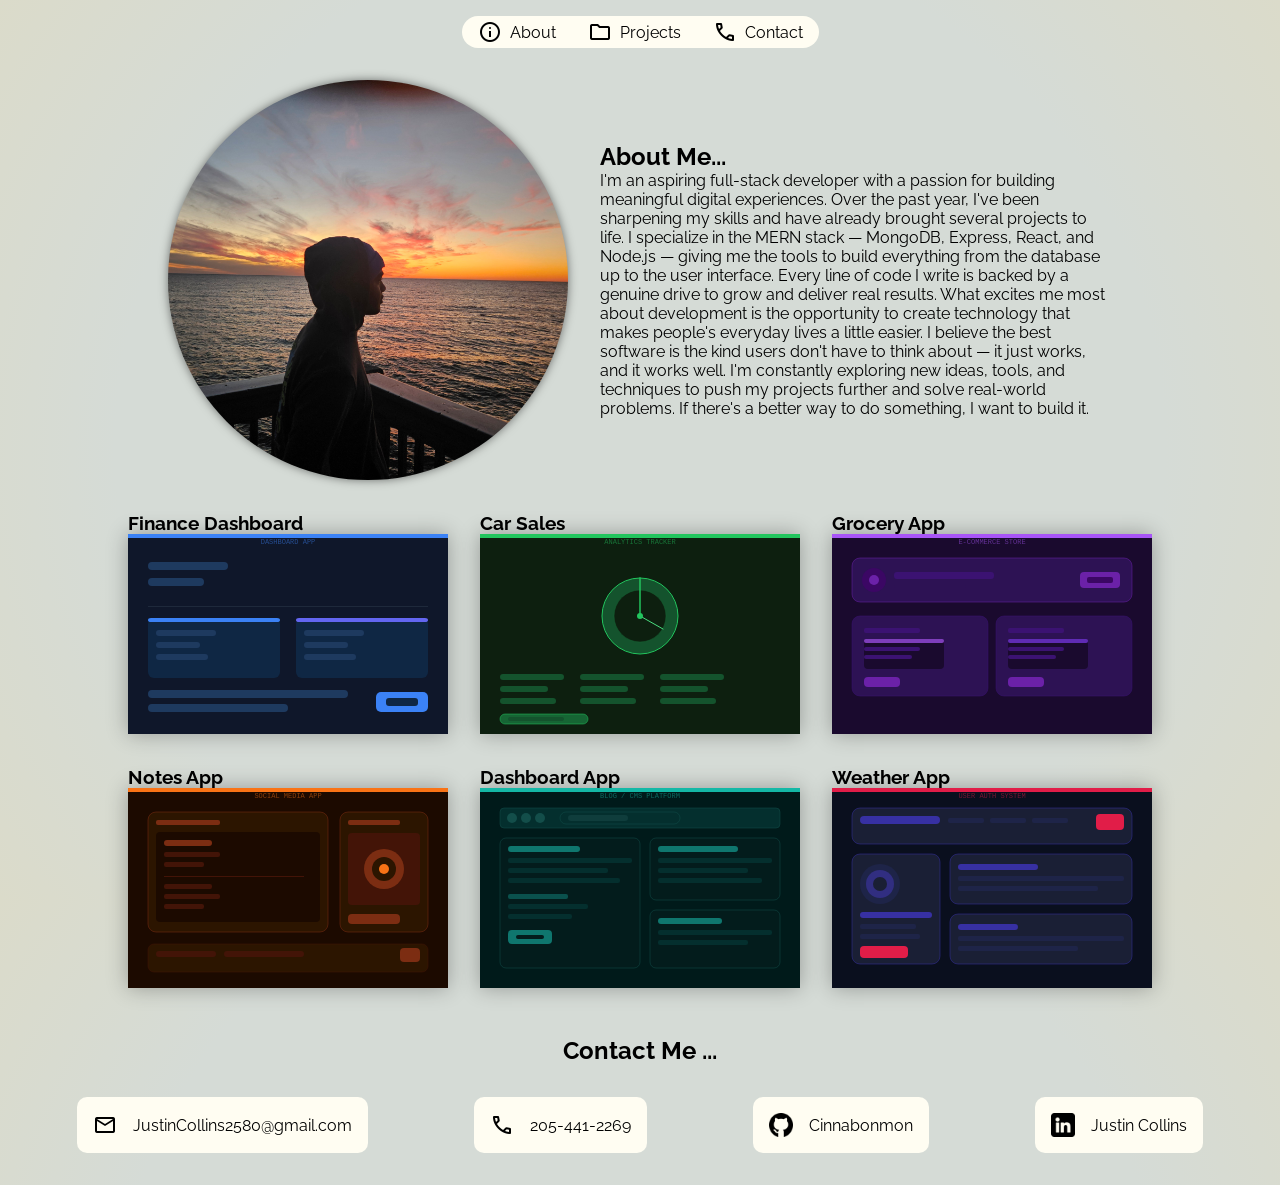
<file: index.html>
<!doctype html>
<html lang="en">
  <head>
    <meta charset="UTF-8" />
    <meta name="viewport" content="width=device-width, initial-scale=1.0" />

    <title>Justins Portfolio</title>
    <link rel="stylesheet" href="./reset.css" />
    <link rel="stylesheet" href="./style.css" />
    <link
      href="https://fonts.googleapis.com/css2?family=Material+Symbols+Outlined"
      rel="stylesheet"
    />
    <link rel="preconnect" href="https://fonts.googleapis.com" />
    <link rel="preconnect" href="https://fonts.gstatic.com" crossorigin />
    <link
      href="https://fonts.googleapis.com/css2?family=Raleway:ital,wght@0,100..900;1,100..900&display=swap"
      rel="stylesheet"
    />
  </head>
  <body>
    <nav class="navBar">
      <ul class="navList">
        <li class="navItem">
          <a href="#about" class="navLink"
            ><span class="material-symbols-outlined">info</span>About</a
          >
        </li>
        <li class="navItem">
          <a href="#projects" class="navLink"
            ><span class="material-symbols-outlined">folder</span>Projects</a
          >
        </li>
        <li class="navItem">
          <a href="#contact" class="navLink"
            ><span class="material-symbols-outlined">call</span>Contact</a
          >
        </li>
      </ul>
    </nav>
    <main>
      <section class="about">
        <img
          src="assests/20240119_172511.jpg"
          alt="profile image of Justin Collins"
        />
        <div class="aboutText">
          <h2>About Me...</h2>
          <p>
            I'm an aspiring full-stack developer with a passion for building
            meaningful digital experiences. Over the past year, I've been
            sharpening my skills and have already brought several projects to
            life. I specialize in the MERN stack — MongoDB, Express, React, and
            Node.js — giving me the tools to build everything from the database
            up to the user interface. Every line of code I write is backed by a
            genuine drive to grow and deliver real results. What excites me most
            about development is the opportunity to create technology that makes
            people's everyday lives a little easier. I believe the best software
            is the kind users don't have to think about — it just works, and it
            works well. I'm constantly exploring new ideas, tools, and
            techniques to push my projects further and solve real-world
            problems. If there's a better way to do something, I want to build
            it.
          </p>
        </div>
      </section>
      <section class="projects">
        <div class="projectsContainer">
          <div class="projectCard">
            <h3>Finance Dashboard</h3>
            <svg viewBox="0 0 320 200" xmlns="http://www.w3.org/2000/svg">
              <rect width="320" height="200" fill="#0f172a" />
              <rect x="0" y="0" width="320" height="4" fill="#3B82F6" />
              <rect x="20" y="28" width="80" height="8" rx="4" fill="#1e3a5f" />
              <rect x="20" y="44" width="56" height="8" rx="4" fill="#1e3a5f" />
              <rect x="20" y="72" width="280" height="1" fill="#1e293b" />
              <rect
                x="20"
                y="84"
                width="132"
                height="60"
                rx="6"
                fill="#0f2744"
              />
              <rect
                x="20"
                y="84"
                width="132"
                height="4"
                rx="3"
                fill="#3B82F6"
              />
              <rect x="28" y="96" width="60" height="6" rx="3" fill="#1e3a5f" />
              <rect
                x="28"
                y="108"
                width="44"
                height="6"
                rx="3"
                fill="#1e3a5f"
              />
              <rect
                x="28"
                y="120"
                width="52"
                height="6"
                rx="3"
                fill="#1e3a5f"
              />
              <rect
                x="168"
                y="84"
                width="132"
                height="60"
                rx="6"
                fill="#0f2744"
              />
              <rect
                x="168"
                y="84"
                width="132"
                height="4"
                rx="3"
                fill="#6366f1"
              />
              <rect
                x="176"
                y="96"
                width="60"
                height="6"
                rx="3"
                fill="#1e3a5f"
              />
              <rect
                x="176"
                y="108"
                width="44"
                height="6"
                rx="3"
                fill="#1e3a5f"
              />
              <rect
                x="176"
                y="120"
                width="52"
                height="6"
                rx="3"
                fill="#1e3a5f"
              />
              <rect
                x="20"
                y="156"
                width="200"
                height="8"
                rx="4"
                fill="#1e3a5f"
              />
              <rect
                x="20"
                y="170"
                width="140"
                height="8"
                rx="4"
                fill="#1e3a5f"
              />
              <rect
                x="248"
                y="158"
                width="52"
                height="20"
                rx="5"
                fill="#3B82F6"
              />
              <rect
                x="258"
                y="164"
                width="32"
                height="8"
                rx="3"
                fill="#0f2744"
              />
              <text
                x="160"
                y="10"
                text-anchor="middle"
                fill="#3B82F6"
                font-size="7"
                font-family="monospace"
                opacity="0.5"
              >
                DASHBOARD APP
              </text>
            </svg>
          </div>
          <div class="projectCard">
            <h3>Car Sales</h3>
            <svg viewBox="0 0 320 200" xmlns="http://www.w3.org/2000/svg">
              <rect width="320" height="200" fill="#0d1f0f" />
              <rect x="0" y="0" width="320" height="4" fill="#22c55e" />
              <circle
                cx="160"
                cy="82"
                r="38"
                fill="#14532d"
                stroke="#22c55e"
                stroke-width="1"
              />
              <circle
                cx="160"
                cy="82"
                r="26"
                fill="#0d1f0f"
                stroke="#166534"
                stroke-width="0.5"
              />
              <line
                x1="160"
                y1="44"
                x2="160"
                y2="82"
                stroke="#22c55e"
                stroke-width="1.5"
                stroke-linecap="round"
              />
              <line
                x1="160"
                y1="82"
                x2="183"
                y2="95"
                stroke="#4ade80"
                stroke-width="1"
                stroke-linecap="round"
              />
              <circle cx="160" cy="82" r="3" fill="#22c55e" />
              <rect
                x="20"
                y="140"
                width="64"
                height="6"
                rx="3"
                fill="#14532d"
              />
              <rect
                x="20"
                y="152"
                width="48"
                height="6"
                rx="3"
                fill="#14532d"
              />
              <rect
                x="20"
                y="164"
                width="56"
                height="6"
                rx="3"
                fill="#14532d"
              />
              <rect
                x="100"
                y="140"
                width="64"
                height="6"
                rx="3"
                fill="#14532d"
              />
              <rect
                x="100"
                y="152"
                width="48"
                height="6"
                rx="3"
                fill="#14532d"
              />
              <rect
                x="100"
                y="164"
                width="56"
                height="6"
                rx="3"
                fill="#14532d"
              />
              <rect
                x="180"
                y="140"
                width="64"
                height="6"
                rx="3"
                fill="#14532d"
              />
              <rect
                x="180"
                y="152"
                width="48"
                height="6"
                rx="3"
                fill="#14532d"
              />
              <rect
                x="180"
                y="164"
                width="56"
                height="6"
                rx="3"
                fill="#14532d"
              />
              <rect
                x="20"
                y="180"
                width="88"
                height="10"
                rx="5"
                fill="#166534"
                stroke="#22c55e"
                stroke-width="0.5"
              />
              <rect
                x="28"
                y="183"
                width="56"
                height="4"
                rx="2"
                fill="#14532d"
              />
              <text
                x="160"
                y="10"
                text-anchor="middle"
                fill="#22c55e"
                font-size="7"
                font-family="monospace"
                opacity="0.5"
              >
                ANALYTICS TRACKER
              </text>
            </svg>
          </div>
          <div class="projectCard">
            <h3>Grocery App</h3>
            <svg viewBox="0 0 320 200" xmlns="http://www.w3.org/2000/svg">
              <rect width="320" height="200" fill="#1a0a2e" />
              <rect x="0" y="0" width="320" height="4" fill="#a855f7" />
              <rect
                x="20"
                y="24"
                width="280"
                height="44"
                rx="8"
                fill="#2d1254"
                stroke="#6b21a8"
                stroke-width="0.5"
              />
              <circle cx="42" cy="46" r="12" fill="#3b0764" />
              <rect x="42" y="44" width="1" height="1" fill="#a855f7" />
              <circle cx="42" cy="46" r="5" fill="#6b21a8" />
              <rect
                x="62"
                y="38"
                width="100"
                height="7"
                rx="3"
                fill="#3b1272"
              />
              <rect x="62" y="50" width="72" height="5" rx="2" fill="#2d1254" />
              <rect
                x="248"
                y="38"
                width="40"
                height="16"
                rx="4"
                fill="#6b21a8"
              />
              <rect
                x="255"
                y="43"
                width="26"
                height="6"
                rx="2"
                fill="#3b0764"
              />
              <rect
                x="20"
                y="82"
                width="136"
                height="80"
                rx="8"
                fill="#2d1254"
                stroke="#3b1272"
                stroke-width="0.5"
              />
              <rect x="32" y="94" width="56" height="5" rx="2" fill="#3b1272" />
              <rect
                x="32"
                y="105"
                width="80"
                height="30"
                rx="4"
                fill="#1a0a2e"
              />
              <rect
                x="32"
                y="105"
                width="80"
                height="4"
                rx="2"
                fill="#a855f7"
                opacity="0.7"
              />
              <rect
                x="32"
                y="113"
                width="56"
                height="4"
                rx="2"
                fill="#3b1272"
              />
              <rect
                x="32"
                y="121"
                width="48"
                height="4"
                rx="2"
                fill="#3b1272"
              />
              <rect
                x="32"
                y="143"
                width="36"
                height="10"
                rx="4"
                fill="#6b21a8"
              />
              <rect
                x="164"
                y="82"
                width="136"
                height="80"
                rx="8"
                fill="#2d1254"
                stroke="#3b1272"
                stroke-width="0.5"
              />
              <rect
                x="176"
                y="94"
                width="56"
                height="5"
                rx="2"
                fill="#3b1272"
              />
              <rect
                x="176"
                y="105"
                width="80"
                height="30"
                rx="4"
                fill="#1a0a2e"
              />
              <rect
                x="176"
                y="105"
                width="80"
                height="4"
                rx="2"
                fill="#7c3aed"
                opacity="0.7"
              />
              <rect
                x="176"
                y="113"
                width="56"
                height="4"
                rx="2"
                fill="#3b1272"
              />
              <rect
                x="176"
                y="121"
                width="48"
                height="4"
                rx="2"
                fill="#3b1272"
              />
              <rect
                x="176"
                y="143"
                width="36"
                height="10"
                rx="4"
                fill="#6b21a8"
              />
              <text
                x="160"
                y="10"
                text-anchor="middle"
                fill="#a855f7"
                font-size="7"
                font-family="monospace"
                opacity="0.5"
              >
                E-COMMERCE STORE
              </text>
            </svg>
          </div>
          <div class="projectCard">
            <h3>Notes App</h3>
            <svg viewBox="0 0 320 200" xmlns="http://www.w3.org/2000/svg">
              <rect width="320" height="200" fill="#1c0a00" />
              <rect x="0" y="0" width="320" height="4" fill="#f97316" />
              <rect
                x="20"
                y="24"
                width="180"
                height="120"
                rx="8"
                fill="#2c1500"
                stroke="#7c2d12"
                stroke-width="0.5"
              />
              <rect x="28" y="32" width="64" height="5" rx="2" fill="#7c2d12" />
              <rect
                x="28"
                y="44"
                width="164"
                height="90"
                rx="4"
                fill="#1c0a00"
              />
              <rect x="36" y="52" width="48" height="6" rx="3" fill="#7c2d12" />
              <rect x="36" y="64" width="56" height="5" rx="2" fill="#431407" />
              <rect x="36" y="74" width="40" height="5" rx="2" fill="#431407" />
              <rect x="36" y="88" width="140" height="1" fill="#431407" />
              <rect x="36" y="96" width="48" height="5" rx="2" fill="#431407" />
              <rect
                x="36"
                y="106"
                width="56"
                height="5"
                rx="2"
                fill="#431407"
              />
              <rect
                x="36"
                y="116"
                width="40"
                height="5"
                rx="2"
                fill="#431407"
              />
              <rect
                x="212"
                y="24"
                width="88"
                height="120"
                rx="8"
                fill="#2c1500"
                stroke="#7c2d12"
                stroke-width="0.5"
              />
              <rect
                x="220"
                y="32"
                width="52"
                height="5"
                rx="2"
                fill="#7c2d12"
              />
              <rect
                x="220"
                y="45"
                width="72"
                height="72"
                rx="4"
                fill="#431407"
              />
              <circle cx="256" cy="81" r="20" fill="#7c2d12" />
              <circle cx="256" cy="81" r="12" fill="#2c1500" />
              <circle cx="256" cy="81" r="5" fill="#f97316" />
              <rect
                x="220"
                y="126"
                width="52"
                height="10"
                rx="4"
                fill="#7c2d12"
              />
              <rect
                x="20"
                y="156"
                width="280"
                height="28"
                rx="6"
                fill="#2c1500"
                stroke="#431407"
                stroke-width="0.5"
              />
              <rect
                x="28"
                y="163"
                width="60"
                height="6"
                rx="3"
                fill="#431407"
              />
              <rect
                x="96"
                y="163"
                width="80"
                height="6"
                rx="3"
                fill="#431407"
              />
              <rect
                x="272"
                y="160"
                width="20"
                height="14"
                rx="4"
                fill="#7c2d12"
              />
              <text
                x="160"
                y="10"
                text-anchor="middle"
                fill="#f97316"
                font-size="7"
                font-family="monospace"
                opacity="0.5"
              >
                SOCIAL MEDIA APP
              </text>
            </svg>
          </div>
          <div class="projectCard">
            <h3>Dashboard App</h3>
            <svg viewBox="0 0 320 200" xmlns="http://www.w3.org/2000/svg">
              <rect width="320" height="200" fill="#001a1a" />
              <rect x="0" y="0" width="320" height="4" fill="#14b8a6" />
              <rect
                x="20"
                y="20"
                width="280"
                height="20"
                rx="4"
                fill="#042f2e"
                stroke="#134e4a"
                stroke-width="0.5"
              />
              <circle cx="32" cy="30" r="5" fill="#134e4a" />
              <circle cx="46" cy="30" r="5" fill="#134e4a" />
              <circle cx="60" cy="30" r="5" fill="#134e4a" />
              <rect
                x="80"
                y="24"
                width="120"
                height="12"
                rx="6"
                fill="#042f2e"
                stroke="#134e4a"
                stroke-width="0.5"
              />
              <rect x="88" y="27" width="60" height="6" rx="3" fill="#0f3d3c" />
              <rect
                x="20"
                y="50"
                width="140"
                height="130"
                rx="6"
                fill="#031c1c"
                stroke="#134e4a"
                stroke-width="0.5"
              />
              <rect x="28" y="58" width="72" height="6" rx="3" fill="#0f766e" />
              <rect
                x="28"
                y="70"
                width="124"
                height="5"
                rx="2"
                fill="#042f2e"
              />
              <rect
                x="28"
                y="80"
                width="100"
                height="5"
                rx="2"
                fill="#042f2e"
              />
              <rect
                x="28"
                y="90"
                width="112"
                height="5"
                rx="2"
                fill="#042f2e"
              />
              <rect
                x="28"
                y="106"
                width="60"
                height="5"
                rx="2"
                fill="#0f766e"
                opacity="0.6"
              />
              <rect
                x="28"
                y="116"
                width="80"
                height="5"
                rx="2"
                fill="#042f2e"
              />
              <rect
                x="28"
                y="126"
                width="64"
                height="5"
                rx="2"
                fill="#042f2e"
              />
              <rect
                x="28"
                y="142"
                width="44"
                height="14"
                rx="4"
                fill="#0f766e"
              />
              <rect
                x="36"
                y="147"
                width="28"
                height="4"
                rx="2"
                fill="#031c1c"
              />
              <rect
                x="170"
                y="50"
                width="130"
                height="62"
                rx="6"
                fill="#031c1c"
                stroke="#134e4a"
                stroke-width="0.5"
              />
              <rect
                x="178"
                y="58"
                width="80"
                height="6"
                rx="3"
                fill="#0f766e"
              />
              <rect
                x="178"
                y="70"
                width="114"
                height="5"
                rx="2"
                fill="#042f2e"
              />
              <rect
                x="178"
                y="80"
                width="90"
                height="5"
                rx="2"
                fill="#042f2e"
              />
              <rect
                x="178"
                y="90"
                width="104"
                height="5"
                rx="2"
                fill="#042f2e"
              />
              <rect
                x="170"
                y="122"
                width="130"
                height="58"
                rx="6"
                fill="#031c1c"
                stroke="#134e4a"
                stroke-width="0.5"
              />
              <rect
                x="178"
                y="130"
                width="64"
                height="6"
                rx="3"
                fill="#0f766e"
              />
              <rect
                x="178"
                y="142"
                width="114"
                height="5"
                rx="2"
                fill="#042f2e"
              />
              <rect
                x="178"
                y="152"
                width="90"
                height="5"
                rx="2"
                fill="#042f2e"
              />
              <text
                x="160"
                y="10"
                text-anchor="middle"
                fill="#14b8a6"
                font-size="7"
                font-family="monospace"
                opacity="0.5"
              >
                BLOG / CMS PLATFORM
              </text>
            </svg>
          </div>
          <div class="projectCard">
            <h3>Weather App</h3>
            <svg viewBox="0 0 320 200" xmlns="http://www.w3.org/2000/svg">
              <rect width="320" height="200" fill="#0a0f1e" />
              <rect x="0" y="0" width="320" height="4" fill="#e11d48" />
              <rect
                x="20"
                y="20"
                width="280"
                height="36"
                rx="8"
                fill="#1a1f35"
                stroke="#3730a3"
                stroke-width="0.5"
              />
              <rect x="28" y="28" width="80" height="8" rx="4" fill="#3730a3" />
              <rect
                x="116"
                y="30"
                width="36"
                height="5"
                rx="2"
                fill="#1e2448"
              />
              <rect
                x="158"
                y="30"
                width="36"
                height="5"
                rx="2"
                fill="#1e2448"
              />
              <rect
                x="200"
                y="30"
                width="36"
                height="5"
                rx="2"
                fill="#1e2448"
              />
              <rect
                x="264"
                y="26"
                width="28"
                height="16"
                rx="4"
                fill="#e11d48"
              />
              <rect
                x="20"
                y="66"
                width="88"
                height="110"
                rx="8"
                fill="#1a1f35"
                stroke="#3730a3"
                stroke-width="0.5"
              />
              <rect
                x="28"
                y="76"
                width="40"
                height="40"
                rx="20"
                fill="#1e2448"
              />
              <circle cx="48" cy="96" r="14" fill="#312e81" />
              <circle cx="48" cy="96" r="7" fill="#1a1f35" />
              <rect
                x="28"
                y="124"
                width="72"
                height="6"
                rx="3"
                fill="#3730a3"
              />
              <rect
                x="28"
                y="136"
                width="56"
                height="5"
                rx="2"
                fill="#1e2448"
              />
              <rect
                x="28"
                y="146"
                width="60"
                height="5"
                rx="2"
                fill="#1e2448"
              />
              <rect
                x="28"
                y="158"
                width="48"
                height="12"
                rx="4"
                fill="#e11d48"
              />
              <rect
                x="118"
                y="66"
                width="182"
                height="50"
                rx="8"
                fill="#1a1f35"
                stroke="#3730a3"
                stroke-width="0.5"
              />
              <rect
                x="126"
                y="76"
                width="80"
                height="6"
                rx="3"
                fill="#3730a3"
              />
              <rect
                x="126"
                y="88"
                width="166"
                height="5"
                rx="2"
                fill="#1e2448"
              />
              <rect
                x="126"
                y="98"
                width="140"
                height="5"
                rx="2"
                fill="#1e2448"
              />
              <rect
                x="118"
                y="126"
                width="182"
                height="50"
                rx="8"
                fill="#1a1f35"
                stroke="#3730a3"
                stroke-width="0.5"
              />
              <rect
                x="126"
                y="136"
                width="60"
                height="6"
                rx="3"
                fill="#3730a3"
              />
              <rect
                x="126"
                y="148"
                width="166"
                height="5"
                rx="2"
                fill="#1e2448"
              />
              <rect
                x="126"
                y="158"
                width="120"
                height="5"
                rx="2"
                fill="#1e2448"
              />
              <text
                x="160"
                y="10"
                text-anchor="middle"
                fill="#e11d48"
                font-size="7"
                font-family="monospace"
                opacity="0.5"
              >
                USER AUTH SYSTEM
              </text>
            </svg>
          </div>
        </div>
      </section>
      <h2 class="contactTitle">Contact Me ...</h2>
      <footer class="contact">
        <div class="contactCard">
          <span class="material-symbols-outlined">mail</span>
          <a href="mailto:JustinCollins2580@gmail.com"
            >JustinCollins2580@gmail.com</a
          >
        </div>
        <div class="contactCard">
          <span class="material-symbols-outlined">call</span>
          <a href="tel:205-441-2269">205-441-2269</a>
        </div>
        <div class="contactCard">
          <img src="./assests/github.png" alt="github logo" />
          <a href="https://github.com/Cinnabonmon">Cinnabonmon</a>
        </div>
        <div class="contactCard">
          <img src="./assests/linkedin.png" alt="linkedin logo" />
          <a href="www.linkedin.com/in/justin-collins-482bab361"
            >Justin Collins</a
          >
        </div>
      </footer>
    </main>
  </body>
</html>
</file>
<file: style.css>
body {
  background: #d5dbd6;
  background: radial-gradient(
    circle,
    rgba(213, 219, 214, 1) 67%,
    rgba(219, 219, 202, 1) 100%
  );
  height: 100vh;
  font-family: "Raleway", sans-serif;
}

.navBar {
  width: 100%;
  height: 2rem;
  padding: 2rem;
  display: flex;
  justify-content: center;
  align-items: center;
}

.navList {
  display: flex;
  justify-content: center;
  align-items: center;
  gap: 2rem;
  background-color: #fffdf2;
  height: 2rem;
  padding-inline: 1rem;
  width: fit-content;
  border-radius: 1000px;
}

.navList a {
  display: flex;
  justify-content: center;
  align-items: center;
  gap: 0.5rem;
}

.navList li {
  transition: transform 0.2s ease-in-out;
}

.navList li:hover {
  transform: scale(1.1);
  transition: transform 0.2s ease-in-out;
}

.about img {
  display: block;
  width: 300px;
  height: 300px;
  border-radius: 1000px;
  background-color: #000;
  box-shadow: 0 0 10px rgba(0, 0, 0, 0.5);
  object-fit: cover;
}

.about {
  display: flex;
  justify-content: center;
  align-items: center;
  gap: 2rem;
  flex-direction: column;
  margin-top: 1rem;
  width: (90%, 1200px);
  margin-inline: auto;
}

.aboutText {
  width: min(90%, 600px);
}

.projects {
  width: 100%;
  margin-top: 2rem;
}

.projectsContainer {
  display: flex;
  justify-content: center;
  align-items: center;
  gap: 2rem;
  flex-wrap: wrap;
  flex-direction: row;
  width: (90%, 1200px);
}

svg {
  width: 320px;
  height: 200px;
  transition: transform 0.2s ease-in-out;
  box-shadow: 0 0 20px rgba(0, 0, 0, 0.3);
}
svg:hover {
  transform: scale(1.05);
  transition: transform 0.2s ease-in-out;
}
.projectCard h3 {
  transition: transform 0.3s ease;
}
.projectCard:has(svg:hover) h3 {
  transform: translateY(-10px);
  transition: transform 0.3s ease;
}
.contactTitle {
  margin-top: 3rem;
  text-align: center;
}

.contact {
  display: flex;
  justify-content: center;
  align-items: center;
  gap: 1rem;
  flex-flow: column;
}
.contactCard {
  display: flex;
  justify-content: center;
  align-items: center;
  gap: 1rem;
  background-color: #fffdf2;
  padding: 1rem;
  border-radius: 10px;
  width: fit-content;
  margin-inline: auto;
}
.contactCard img {
  width: 24px;
  height: 24px;
}

@media (width > 720px) {
  .about {
    flex-direction: row;
  }
  .about img {
    width: 400px;
    height: 400px;
  }
  .aboutText {
    width: 40%;
  }
  .projectsContainer {
    flex-flow: row wrap;
  }
  .contact {
    flex-flow: row;
    height: 120px;
    padding-inline: 2rem;
  }
}
</file>
